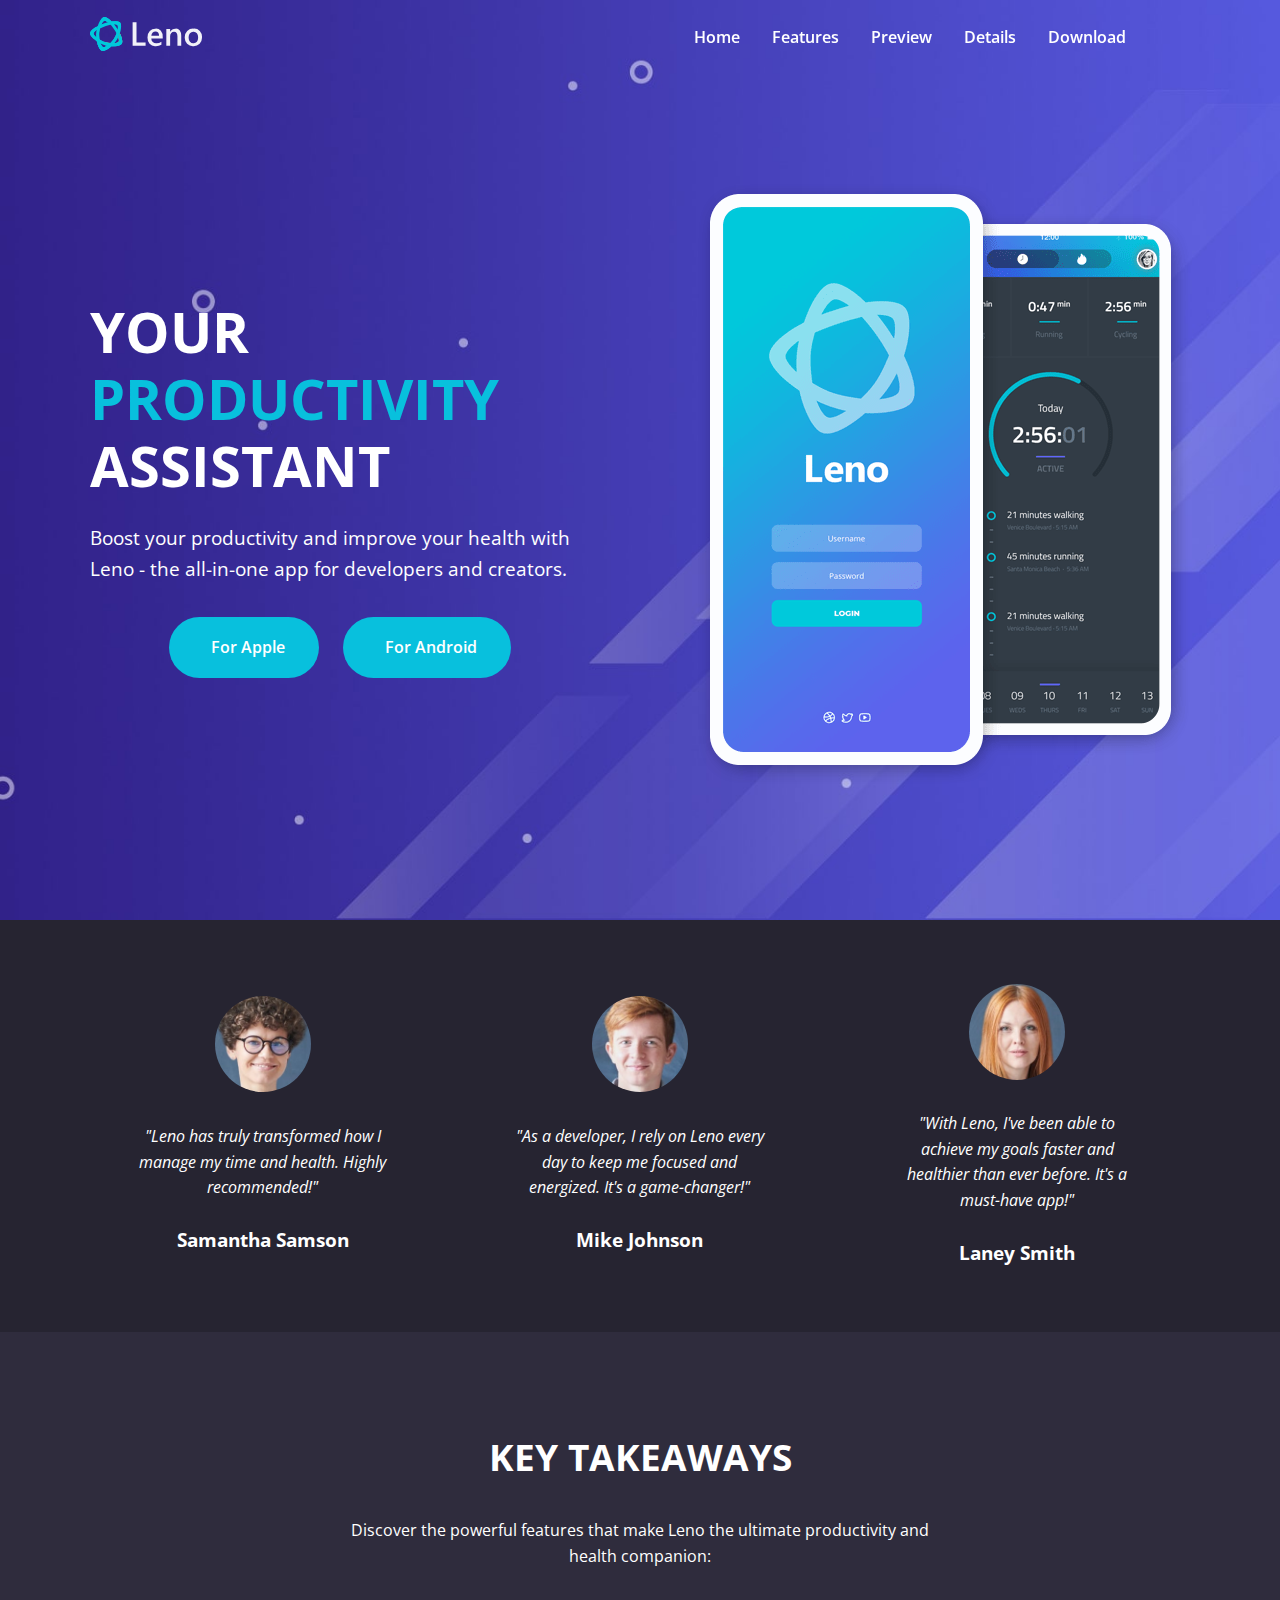
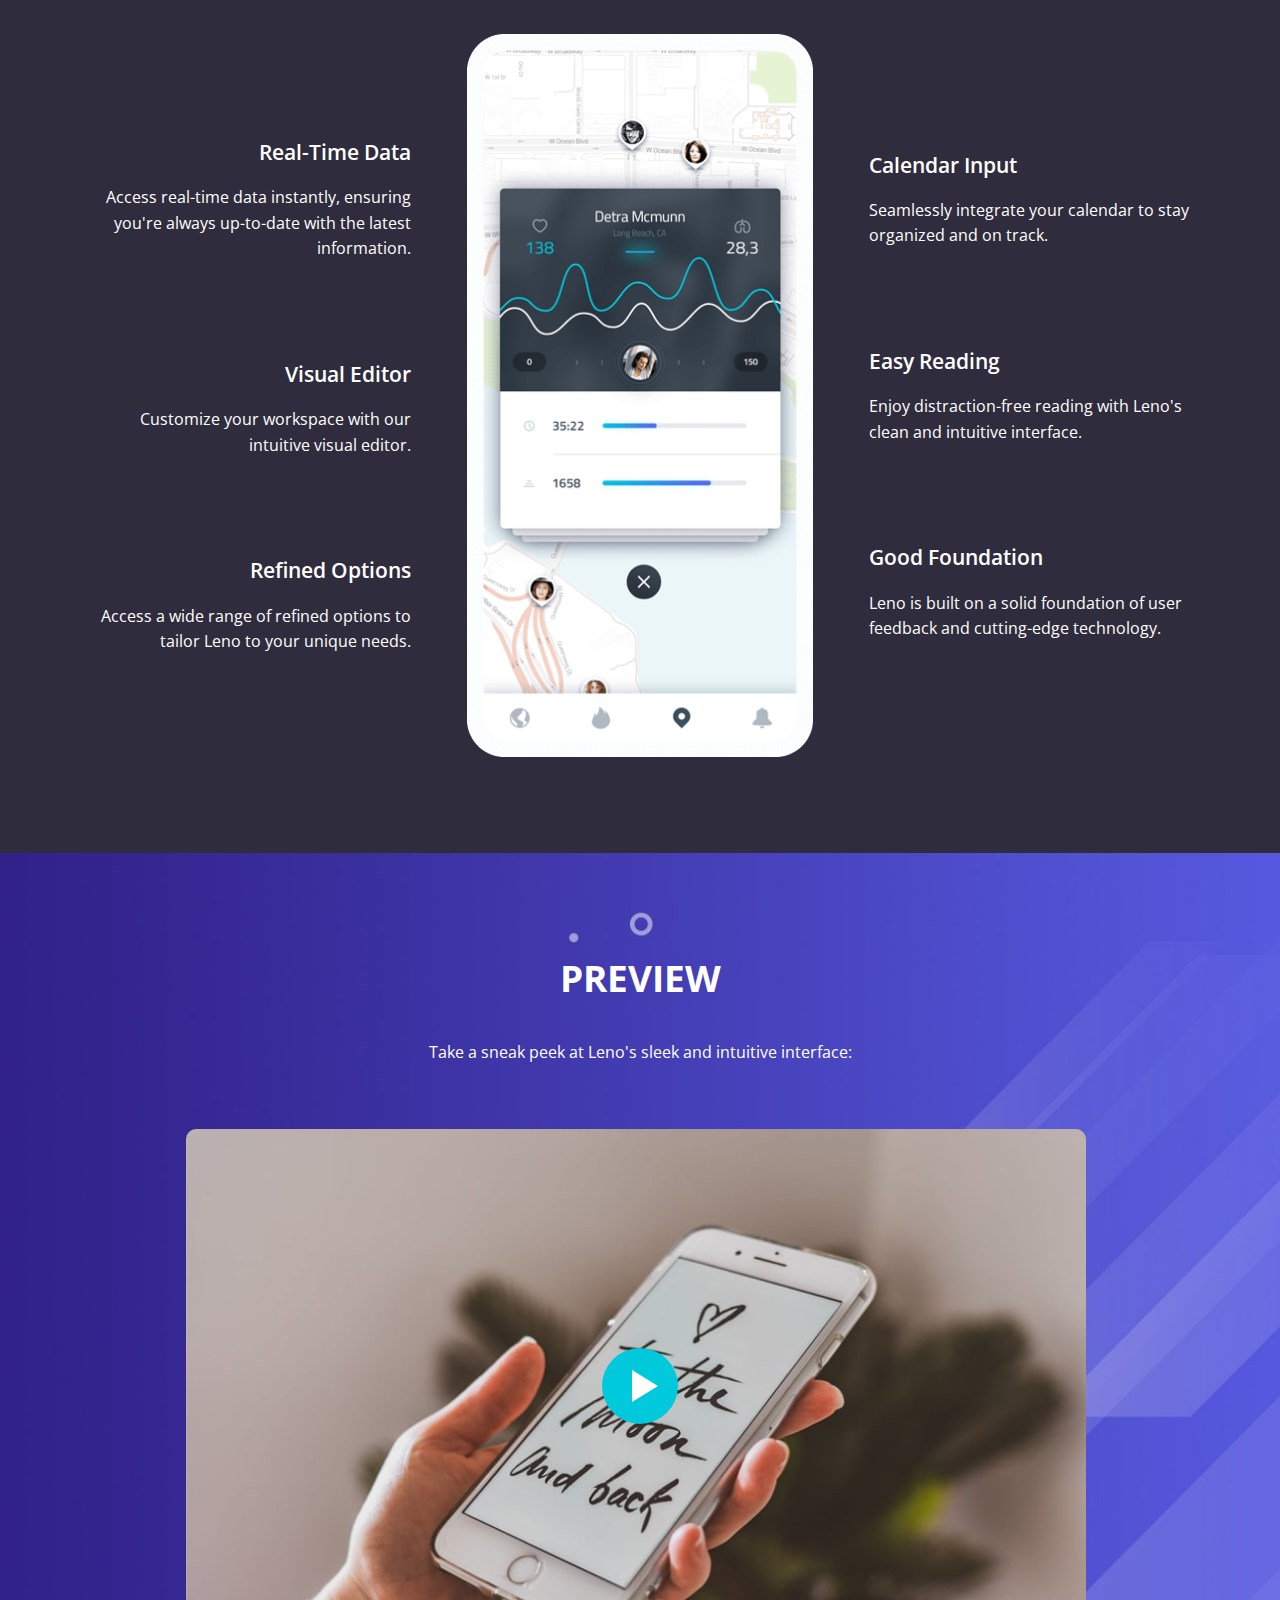
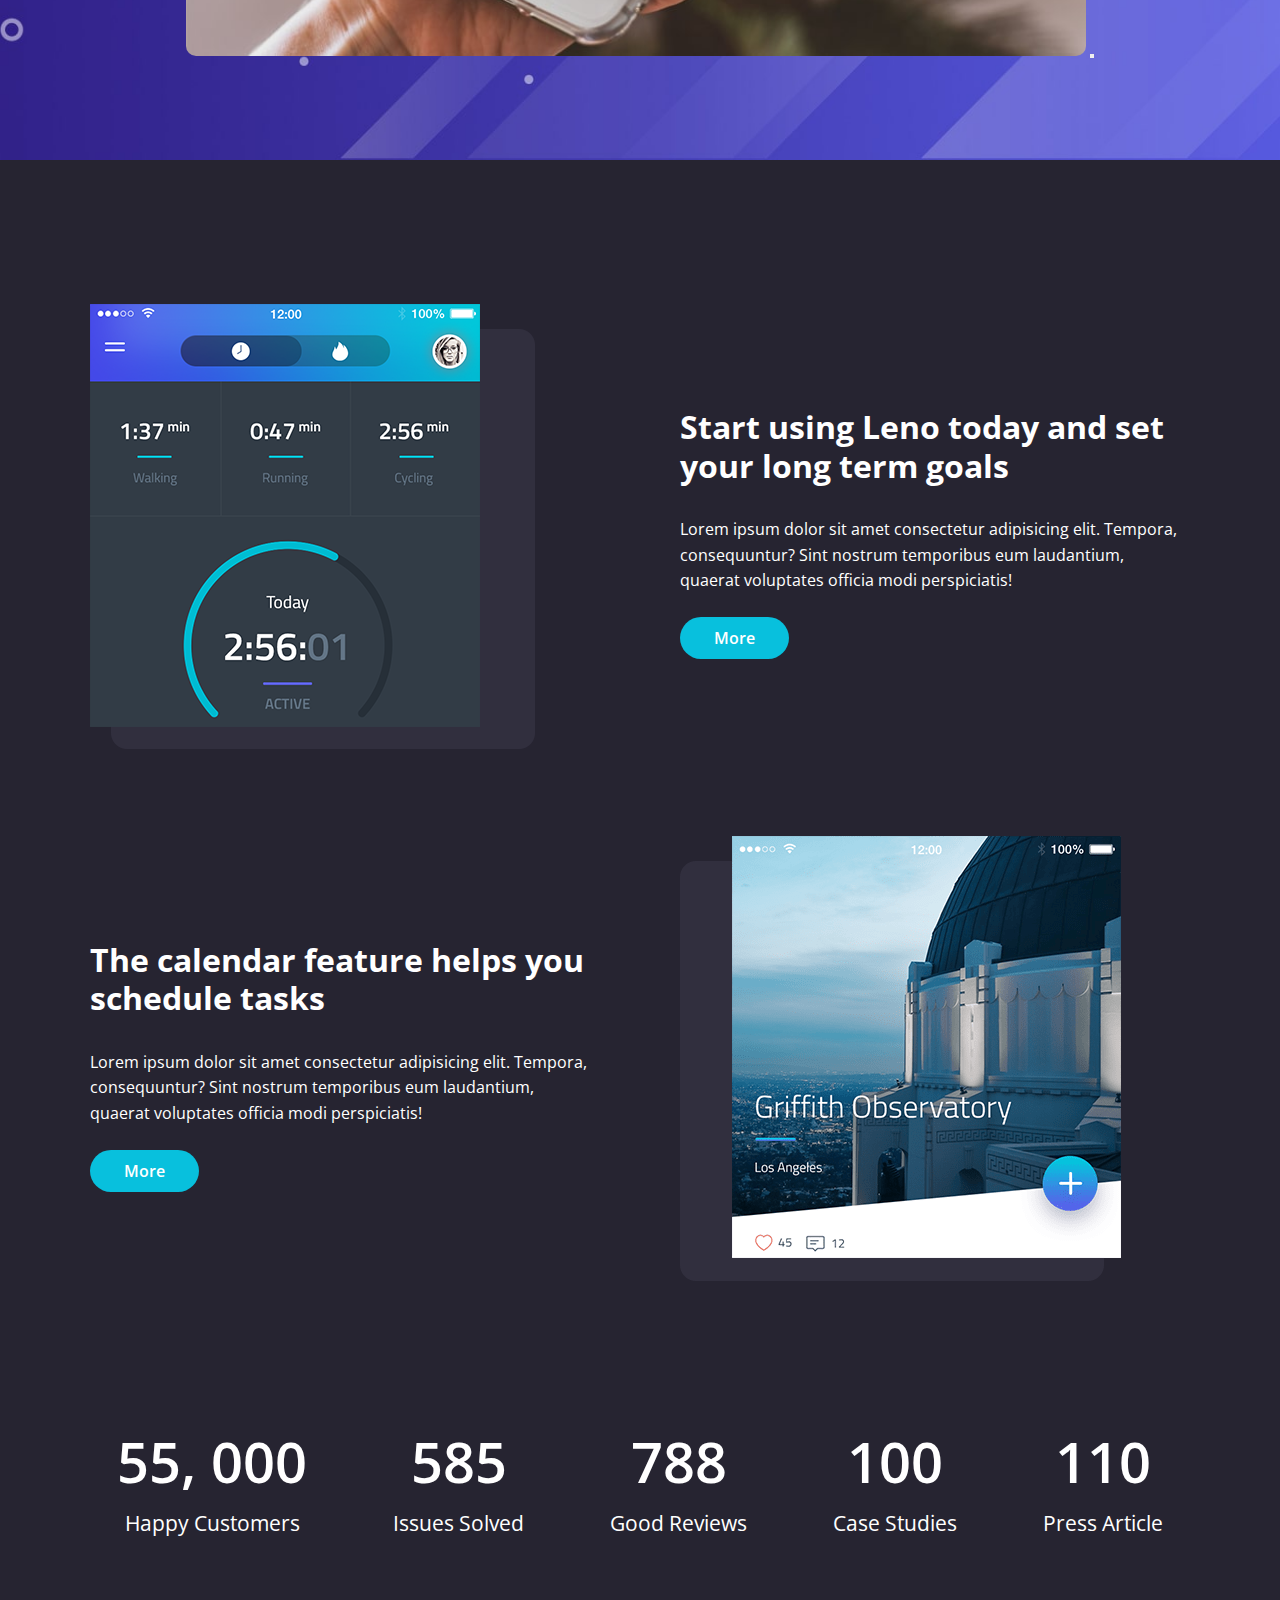
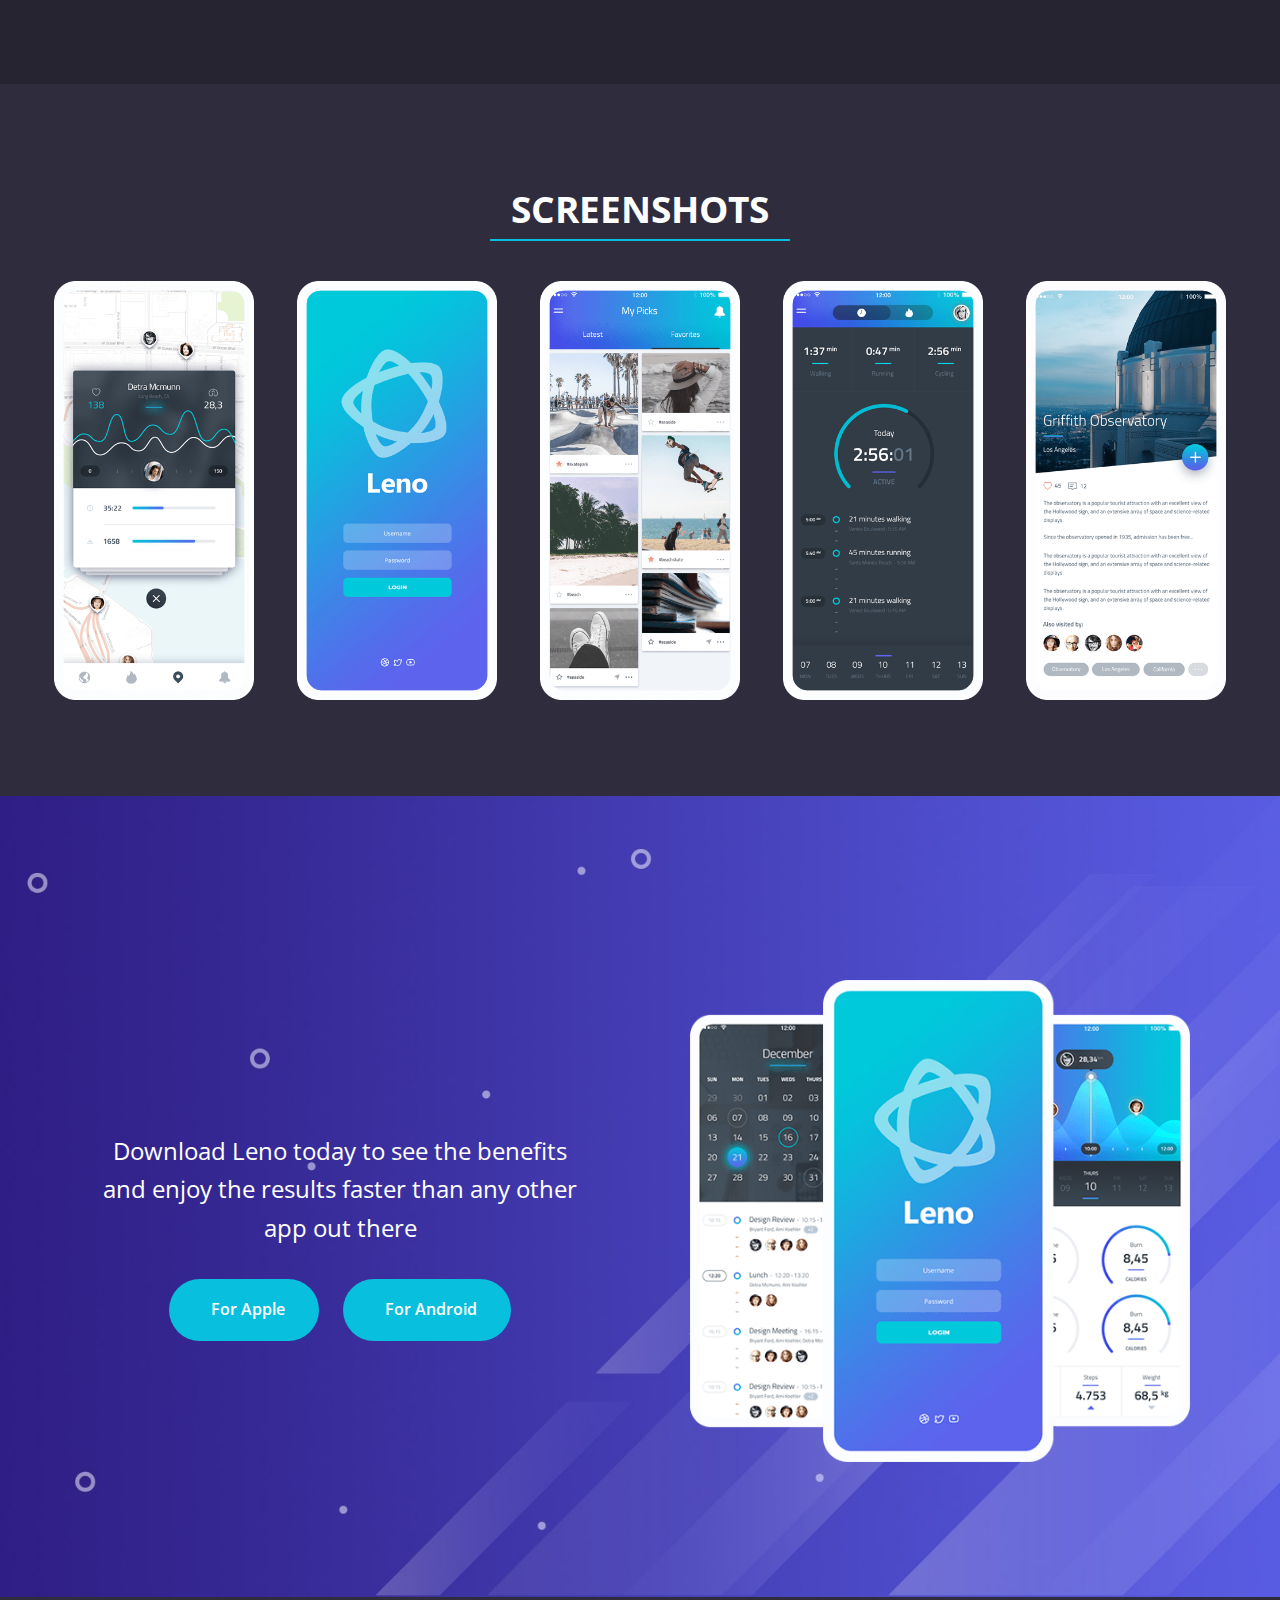
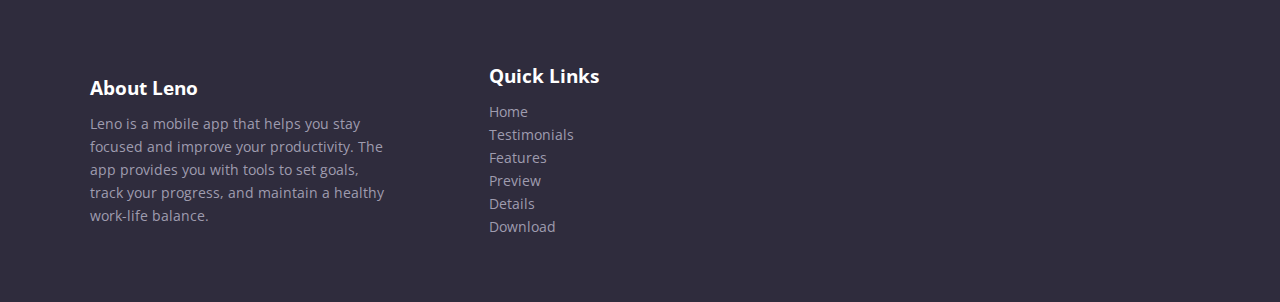
<file: index.html>
<!DOCTYPE html>
<html lang="en">
  <head>
    <meta charset="UTF-8" />
    <meta name="viewport" content="width=device-width, initial-scale=1.0" />
    <link rel="preconnect" href="https://fonts.googleapis.com" />
    <link rel="preconnect" href="https://fonts.gstatic.com" crossorigin />
    <link
      href="https://fonts.googleapis.com/css2?family=Open+Sans:ital,wght@0,300..800;1,300..800&display=swap"
      rel="stylesheet"
    />
    <link
      rel="stylesheet"
      href="https://cdnjs.cloudflare.com/ajax/libs/font-awesome/6.5.2/css/all.min.css"
      integrity="sha512-SnH5WK+bZxgPHs44uWIX+LLJAJ9/2PkPKZ5QiAj6Ta86w+fsb2TkcmfRyVX3pBnMFcV7oQPJkl9QevSCWr3W6A=="
      crossorigin="anonymous"
      referrerpolicy="no-referrer"
    />
    <link rel="stylesheet" href="./css/styles.css" />
    <link rel="icon" href="./images/favicon.png" />
    <title>Leno App | Health & Productivity</title>
  </head>
  <body>
    <navbar class="navbar">
      <div class="navbar__container container">
        <div class="navbar__logo">
          <img src="./images/logo.svg" alt="Leno" />
        </div>
        <div class="navbar__menu">
          <ul class="navbar__menu-list">
            <li class="navbar__menu-item">
              <a href="index.html" class="navbar__menu-link">Home</a>
            </li>
            <li class="navbar__menu-item">
              <a href="index.html#features" class="navbar__menu-link">Features</a>
            </li>
            <li class="navbar__menu-item">
              <a href="index.html#preview" class="navbar__menu-link">Preview</a>
            </li>
            <li class="navbar__menu-item">
              <a href="index.html#details" class="navbar__menu-link">Details</a>
            </li>
            <li class="navbar__menu-item">
              <a href="index.html#download" class="navbar__menu-link">Download</a>
            </li>
            <li class="navbar__menu-item">
              <a href="#" class="navbar__menu-link--primary">
                <i class="fa-brands fa-facebook"></i>
              </a>
            </li>
            <li class="navbar__menu-item">
              <a href="#" class="navbar__menu-link--primary">
                <i class="fa-brands fa-twitter"></i>
              </a>
            </li>
          </ul>
        </div>

        <!-- Mobile Menu & Hamburger Icon -->
        <div class="navbar__mobile-menu">
          <div class="navbar__mobile-menu-toggle">
            <i class="fas fa-bars fa-2x"></i>
          </div>
          <!-- Mobile Menu Items -->
          <div class="navbar__mobile-menu-items">
            <ul class="navbar__mobile-menu-list">
              <li class="navbar__mobile-menu-item">
                <a href="index.html" class="navbar__mobile-menu-link">Home</a>
              </li>
              <li class="navbar__mobile-menu-item">
                <a href="index.html#features" class="navbar__mobile-menu-link">Features</a>
              </li>
              <li class="navbar__mobile-menu-item">
                <a href="index.html#preview" class="navbar__mobile-menu-link">Preview</a>
              </li>
              <li class="navbar__mobile-menu-item">
                <a href="index.html#details" class="navbar__mobile-menu-link">Details</a>
              </li>
              <li class="navbar__mobile-menu-item">
                <a href="index.html#download" class="navbar__mobile-menu-link">Download</a>
              </li>
              <li class="navbar__mobile-menu-item">
                <a href="#" class="navbar__mobile-menu-link--primary">
                  <i class="fa-brands fa-facebook"></i>
                </a>
              </li>
              <li class="navbar__mobile-menu-item">
                <a href="#" class="navbar__mobile-menu-link--primary">
                  <i class="fa-brands fa-twitter"></i>
                </a>
              </li>
            </ul>
          </div>
        </div>
      </div>
    </navbar>

    <!-- Hero -->
    <header class="hero">
      <div class="hero__container container">
        <div class="hero__content">
          <h1 class="hero__title">
            Your
            <span class="hero__title--primary">productivity</span> assistant
          </h1>
          <p class="hero__description">
            Boost your productivity and improve your health with Leno - the all-in-one app for
            developers and creators.
          </p>
          <div class="hero__buttons">
            <a href="#download" class="hero__button btn">
              <i class="fa-brands fa-apple"></i> For Apple
            </a>
            <a href="#download" class="hero__button btn">
              <i class="fa-brands fa-android"></i> For Android
            </a>
          </div>
        </div>
        <div class="hero__image">
          <img src="./images/header-smartphones.png" alt="Leno App" />
        </div>
      </div>
    </header>

    <!-- Testimonials -->
    <section class="testimonials" id="testimonials">
      <div class="testimonials__container container">
        <div class="testimonials__card">
          <div class="testimonials__image">
            <img src="./images/testimonial-1.jpg" alt="Testimonial 1" />
          </div>
          <div class="testimonials__card--content">
            <p class="testimonials__card-text">
              "Leno has truly transformed how I manage my time and health. Highly recommended!"
            </p>
            <h3 class="testimonials__card-title">Samantha Samson</h3>
          </div>
        </div>

        <div class="testimonials__card">
          <div class="testimonials__image">
            <img src="./images/testimonial-2.jpg" alt="Testimonial 2" />
          </div>
          <div class="testimonials__card--content">
            <p class="testimonials__card-text">
              "As a developer, I rely on Leno every day to keep me focused and energized. It's a
              game-changer!"
            </p>
            <h3 class="testimonials__card-title">Mike Johnson</h3>
          </div>
        </div>

        <div class="testimonials__card">
          <div class="testimonials__image">
            <img src="./images/testimonial-3.jpg" alt="Testimonial 3" />
          </div>
          <div class="testimonials__card--content">
            <p class="testimonials__card-text">
              "With Leno, I've been able to achieve my goals faster and healthier than ever before.
              It's a must-have app!"
            </p>
            <h3 class="testimonials__card-title">Laney Smith</h3>
          </div>
        </div>
      </div>
    </section>

    <!-- Features -->
    <section class="features" id="features">
      <div class="features__container container">
        <div class="features__content">
          <h2 class="features__title">Key Takeaways</h2>
          <p class="features__description">
            Discover the powerful features that make Leno the ultimate productivity and health
            companion:
          </p>
          <div class="features__grid">
            <!-- Grid Column 1 -->
            <div class="features__grid-column features__grid-column-left">
              <!-- Grid Item 1 -->
              <div class="features__grid-item">
                <div class="features__grid-item-text">
                  <h4 class="features__grid-item-text-title">Real-Time Data</h4>
                  <p class="features__grid-item-text-description">
                    Access real-time data instantly, ensuring you're always up-to-date with the
                    latest information.
                  </p>
                </div>
                <div class="features__grid-item-icon">
                  <i class="fas fa-rocket fa-4x"></i>
                </div>
              </div>
              <!-- Grid Item 2 -->
              <div class="features__grid-item">
                <div class="features__grid-item-text">
                  <h4 class="features__grid-item-text-title">Visual Editor</h4>
                  <p class="features__grid-item-text-description">
                    Customize your workspace with our intuitive visual editor.
                  </p>
                </div>
                <div class="features__grid-item-icon">
                  <i class="fas fa-code fa-4x"></i>
                </div>
              </div>
              <!-- Grid Item 3 -->
              <div class="features__grid-item">
                <div class="features__grid-item-text">
                  <h4 class="features__grid-item-text-title">Refined Options</h4>
                  <p class="features__grid-item-text-description">
                    Access a wide range of refined options to tailor Leno to your unique needs.
                  </p>
                </div>
                <div class="features__grid-item-icon">
                  <i class="fas fa-gem fa-4x"></i>
                </div>
              </div>
            </div>

            <!-- Grid Column 2 -->
            <div class="features__grid-column features__grid-column-center">
              <img src="./images/features-smartphone-1.png" alt="" />
            </div>

            <!-- Grid Column 3 -->
            <div class="features__grid-column features__grid-column-right">
              <!-- Grid Item 1 -->
              <div class="features__grid-item">
                <div class="features__grid-item-text">
                  <h4 class="features__grid-item-text-title">Calendar Input</h4>
                  <p class="features__grid-item-text-description">
                    Seamlessly integrate your calendar to stay organized and on track.
                  </p>
                </div>
                <div class="features__grid-item-icon">
                  <i class="fas fa-calendar fa-4x"></i>
                </div>
              </div>
              <!-- Grid Item 2 -->
              <div class="features__grid-item">
                <div class="features__grid-item-text">
                  <h4 class="features__grid-item-text-title">Easy Reading</h4>
                  <p class="features__grid-item-text-description">
                    Enjoy distraction-free reading with Leno's clean and intuitive interface.
                  </p>
                </div>
                <div class="features__grid-item-icon">
                  <i class="fas fa-book fa-4x"></i>
                </div>
              </div>
              <!-- Grid Item 3 -->
              <div class="features__grid-item">
                <div class="features__grid-item-text">
                  <h4 class="features__grid-item-text-title">Good Foundation</h4>
                  <p class="features__grid-item-text-description">
                    Leno is built on a solid foundation of user feedback and cutting-edge
                    technology.
                  </p>
                </div>
                <div class="features__grid-item-icon">
                  <i class="fas fa-cube fa-4x"></i>
                </div>
              </div>
            </div>
          </div>
        </div>
      </div>
    </section>

    <!-- Modal -->
    <div class="modal" id="videoModal">
      <div class="modal__content">
        <span class="modal__close-button">&times;</span>
        <iframe
          src=""
          frameborder="0"
          id="videoPlayer"
          width="560"
          height="315"
          frameborder="0"
          allowfullscreen
        ></iframe>
      </div>
    </div>

    <!-- Preview -->
    <section class="preview" id="preview">
      <div class="preview__container container">
        <div class="preview__content">
          <h2 class="preview__title">Preview</h2>
          <p class="preview__description">
            Take a sneak peek at Leno's sleek and intuitive interface:
          </p>
          <div class="preview__image-container">
            <div class="preview__video-wrapper">
              <img src="./images/video-frame.jpg" alt="preview" />
              <button class="preview__video-button">
                <span class="preview__video-play-button">
                  <span></span>
                </span>
              </button>
            </div>
          </div>
        </div>
      </div>
    </section>

    <!-- Details -->
    <section class="details" id="details">
      <div class="details__container container">
        <div class="details__grid">
          <!-- Grid Item 1 -->
          <div class="details__grid-image">
            <img src="./images/details-1.png" alt="Leno App" />
          </div>
          <!-- Grid Item 2 -->
          <div class="details__grid-content">
            <h3 class="details__grid-heading">
              Start using Leno today and set your long term goals
            </h3>
            <p class="details__grid-description">
              Lorem ipsum dolor sit amet consectetur adipisicing elit. Tempora, consequuntur? Sint
              nostrum temporibus eum laudantium, quaerat voluptates officia modi perspiciatis!
            </p>
            <a href="details.html" class="details__grid-button btn">More</a>
          </div>
          <!-- Grid Item 3 -->
          <div class="details__grid-content">
            <h3 class="details__grid-heading">The calendar feature helps you schedule tasks</h3>
            <p class="details__grid-description">
              Lorem ipsum dolor sit amet consectetur adipisicing elit. Tempora, consequuntur? Sint
              nostrum temporibus eum laudantium, quaerat voluptates officia modi perspiciatis!
            </p>
            <a href="details.html" class="details__grid-button btn">More</a>
          </div>
          <!-- Grid Item 4 -->
          <div class="details__grid-image">
            <img src="./images/details-2.png" alt="Leno App" />
          </div>
        </div>

        <!-- Icons -->
        <div class="details__icons">
          <div class="details__icons-item">
            <i class="fas fa-users fa-4x"></i>
            <div class="details__icons-amount">55, 000</div>
            <h4 class="details__icons-title">Happy Customers</h4>
          </div>
          <div class="details__icons-item">
            <i class="fas fa-code fa-4x"></i>
            <div class="details__icons-amount">585</div>
            <h4 class="details__icons-title">Issues Solved</h4>
          </div>
          <div class="details__icons-item">
            <i class="fas fa-comments fa-4x"></i>
            <div class="details__icons-amount">788</div>
            <h4 class="details__icons-title">Good Reviews</h4>
          </div>
          <div class="details__icons-item">
            <i class="fas fa-rocket fa-4x"></i>
            <div class="details__icons-amount">100</div>
            <h4 class="details__icons-title">Case Studies</h4>
          </div>
          <div class="details__icons-item">
            <i class="fas fa-edit fa-4x"></i>
            <div class="details__icons-amount">110</div>
            <h4 class="details__icons-title">Press Article</h4>
          </div>
        </div>
      </div>
    </section>

    <!-- Screenshots -->
    <section class="screenshots" id="screenshots">
      <div class="screenshots__container container">
        <div class="screenshots__content">
          <h2 class="screenshots__title">Screenshots</h2>
          <div class="screenshots__images">
            <img src="./images/screenshot-1.png" alt="Screenshot" />
            <img src="./images/screenshot-2.png" alt="Screenshot" />
            <img src="./images/screenshot-3.png" alt="Screenshot" />
            <img src="./images/screenshot-4.png" alt="Screenshot" />
            <img src="./images/screenshot-5.png" alt="Screenshot" />
          </div>
        </div>
      </div>
    </section>

    <!-- Download -->
    <section class="download" id="download">
      <div class="download__container container">
        <div class="download__content">
          <p class="download__description">
            Download Leno today to see the benefits and enjoy the results faster than any other app
            out there
          </p>
          <div class="download__buttons">
            <a href="details.html" class="download__button btn">
              <i class="fa-brands fa-apple"></i> For Apple
            </a>
            <a href="details.html" class="download__button btn">
              <i class="fa-brands fa-android"></i> For Android
            </a>
          </div>
        </div>
        <div class="download__image">
          <img src="./images/download.png" alt="Download" />
        </div>
      </div>
    </section>

    <!-- Footer -->
    <footer class="footer">
      <div class="footer__container container">
        <div class="footer__about">
          <h4 class="footer__title">About Leno</h4>
          <p class="footer__description">
            Leno is a mobile app that helps you stay focused and improve your productivity. The app
            provides you with tools to set goals, track your progress, and maintain a healthy
            work-life balance.
          </p>
        </div>

        <div class="footer__links">
          <h4 class="footer__title">Quick Links</h4>
          <ul class="footer__links-list">
            <li class="footer__links-item">
              <a href="index.html" class="footer__links-link"> Home </a>
            </li>
            <li class="footer__links-item">
              <a href="index.html#testimonials" class="footer__links-link"> Testimonials </a>
            </li>
            <li class="footer__links-item">
              <a href="index.html#features" class="footer__links-link"> Features </a>
            </li>
            <li class="footer__links-item">
              <a href="index.html#preview" class="footer__links-link"> Preview </a>
            </li>
            <li class="footer__links-item">
              <a href="index.html#details" class="footer__links-link"> Details </a>
            </li>
            <li class="footer__links-item">
              <a href="index.html#download" class="footer__links-link"> Download </a>
            </li>
          </ul>
        </div>

        <div class="footer__social">
          <a href="#" class="footer__social-link">
            <i class="fa-brands fa-facebook fa-3x"></i>
          </a>
          <a href="#" class="footer__social-link">
            <i class="fa-brands fa-twitter fa-3x"></i>
          </a>
          <a href="#" class="footer__social-link">
            <i class="fa-brands fa-instagram fa-3x"></i>
          </a>
          <a href="#" class="footer__social-link">
            <i class="fa-brands fa-linkedin fa-3x"></i>
          </a>
        </div>
      </div>
    </footer>

    <script src="./js/script.js"></script>
  </body>
</html>
</file>
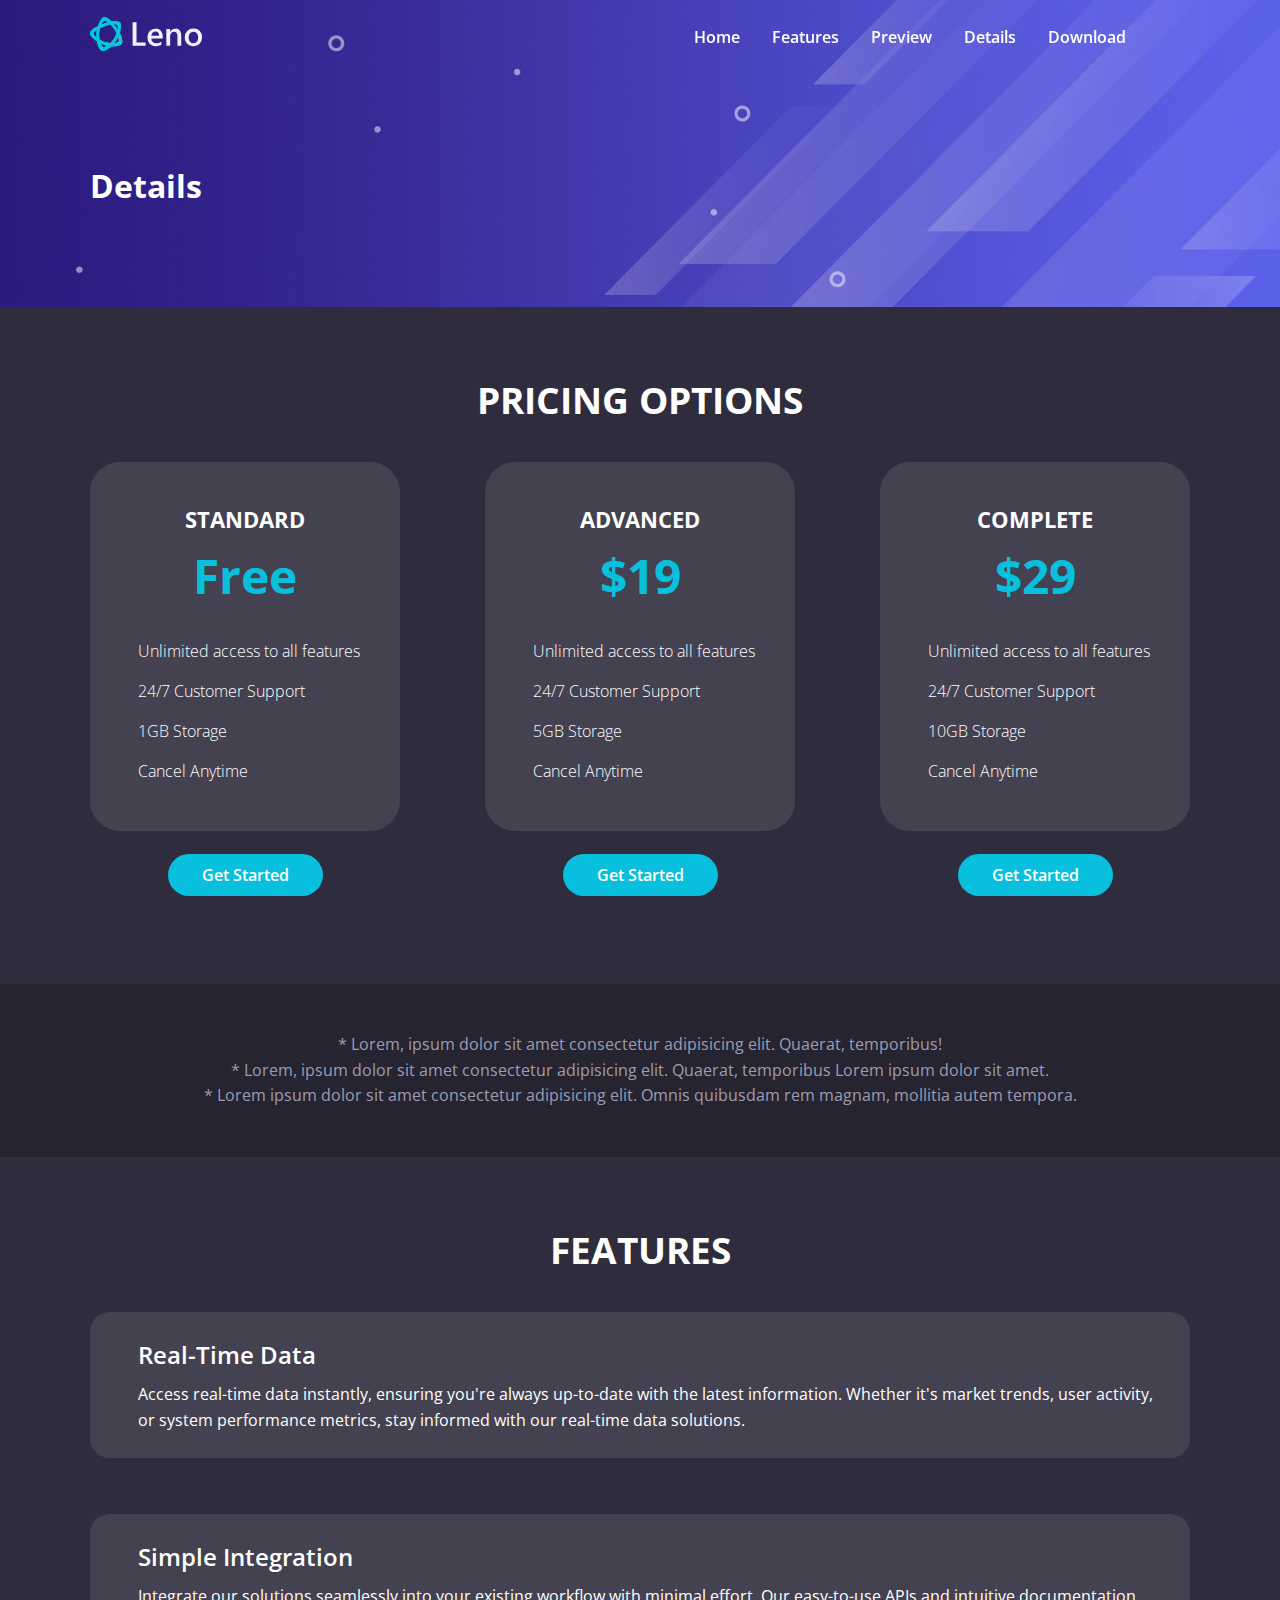
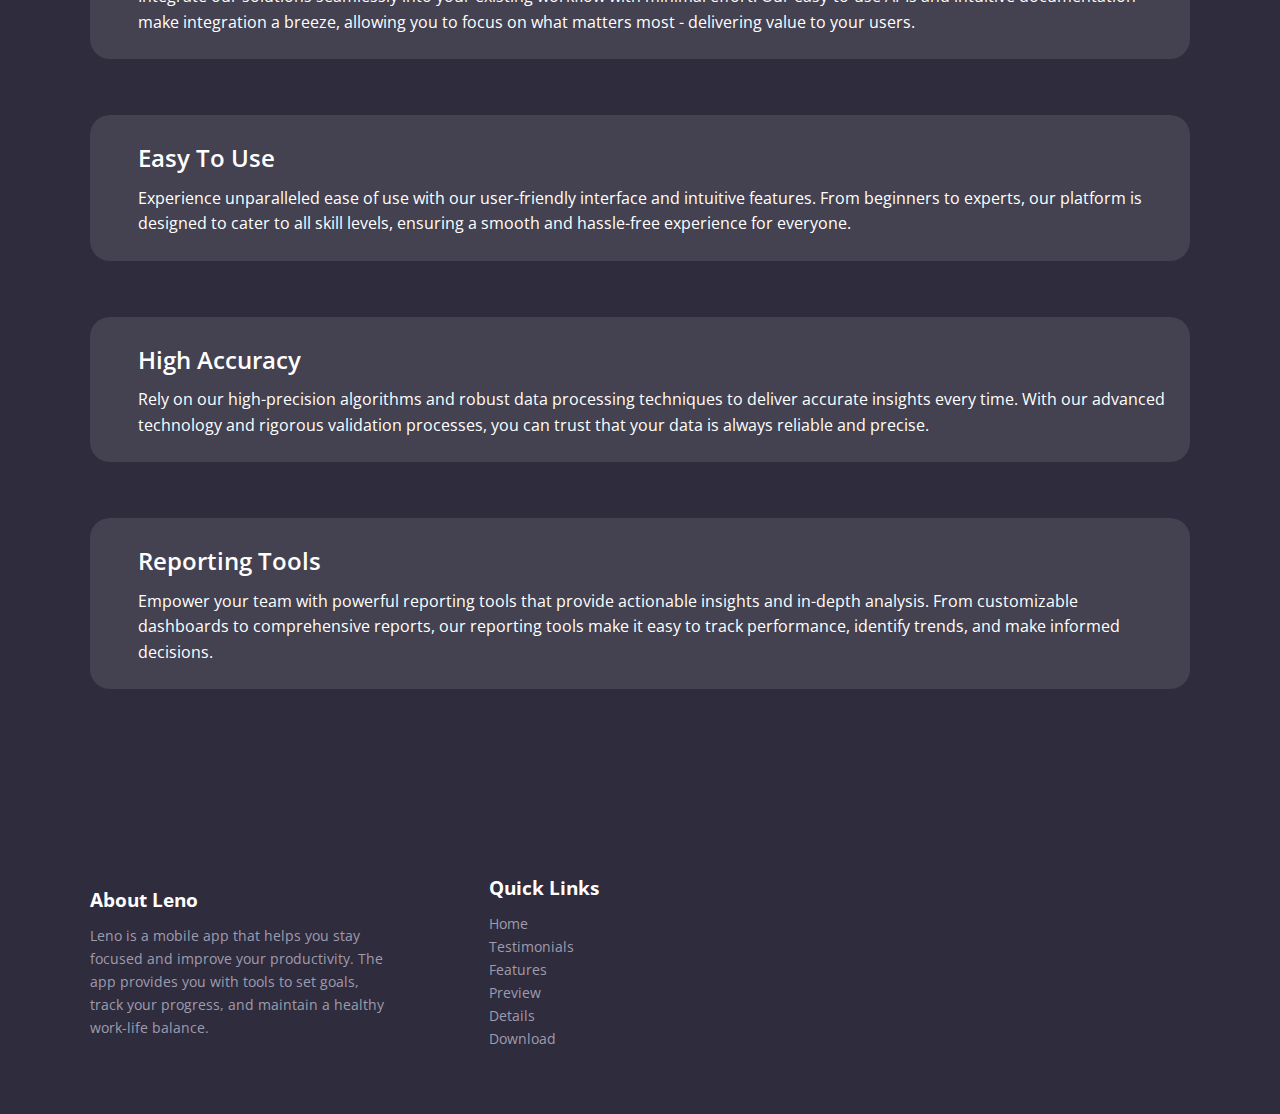
<file: details.html>
<!DOCTYPE html>
<html lang="en">
  <head>
    <meta charset="UTF-8" />
    <meta name="viewport" content="width=device-width, initial-scale=1.0" />
    <link rel="preconnect" href="https://fonts.googleapis.com" />
    <link rel="preconnect" href="https://fonts.gstatic.com" crossorigin />
    <link
      href="https://fonts.googleapis.com/css2?family=Open+Sans:ital,wght@0,300..800;1,300..800&display=swap"
      rel="stylesheet"
    />
    <link
      rel="stylesheet"
      href="https://cdnjs.cloudflare.com/ajax/libs/font-awesome/6.5.2/css/all.min.css"
      integrity="sha512-SnH5WK+bZxgPHs44uWIX+LLJAJ9/2PkPKZ5QiAj6Ta86w+fsb2TkcmfRyVX3pBnMFcV7oQPJkl9QevSCWr3W6A=="
      crossorigin="anonymous"
      referrerpolicy="no-referrer"
    />
    <link rel="stylesheet" href="./css/styles.css" />
    <link rel="icon" href="./images/favicon.png" />
    <title>Leno App | Health & Productivity</title>
  </head>
  <body>
    <navbar class="navbar">
      <div class="navbar__container container">
        <div class="navbar__logo">
          <img src="./images/logo.svg" alt="Leno" />
        </div>
        <div class="navbar__menu">
          <ul class="navbar__menu-list">
            <li class="navbar__menu-item">
              <a href="index.html" class="navbar__menu-link">Home</a>
            </li>
            <li class="navbar__menu-item">
              <a href="index.html#features" class="navbar__menu-link">Features</a>
            </li>
            <li class="navbar__menu-item">
              <a href="index.html#preview" class="navbar__menu-link">Preview</a>
            </li>
            <li class="navbar__menu-item">
              <a href="index.html#details" class="navbar__menu-link">Details</a>
            </li>
            <li class="navbar__menu-item">
              <a href="index.html#download" class="navbar__menu-link">Download</a>
            </li>
            <li class="navbar__menu-item">
              <a href="#" class="navbar__menu-link--primary">
                <i class="fa-brands fa-facebook"></i>
              </a>
            </li>
            <li class="navbar__menu-item">
              <a href="#" class="navbar__menu-link--primary">
                <i class="fa-brands fa-twitter"></i>
              </a>
            </li>
          </ul>
        </div>

        <!-- Mobile Menu & Hamburger Icon -->
        <div class="navbar__mobile-menu">
          <div class="navbar__mobile-menu-toggle">
            <i class="fas fa-bars fa-2x"></i>
          </div>
          <!-- Mobile Menu Items -->
          <div class="navbar__mobile-menu-items">
            <ul class="navbar__mobile-menu-list">
              <li class="navbar__mobile-menu-item">
                <a href="index.html" class="navbar__mobile-menu-link">Home</a>
              </li>
              <li class="navbar__mobile-menu-item">
                <a href="index.html#features" class="navbar__mobile-menu-link">Features</a>
              </li>
              <li class="navbar__mobile-menu-item">
                <a href="index.html#preview" class="navbar__mobile-menu-link">Preview</a>
              </li>
              <li class="navbar__mobile-menu-item">
                <a href="index.html#details" class="navbar__mobile-menu-link">Details</a>
              </li>
              <li class="navbar__mobile-menu-item">
                <a href="index.html#download" class="navbar__mobile-menu-link">Download</a>
              </li>
              <li class="navbar__mobile-menu-item">
                <a href="#" class="navbar__mobile-menu-link--primary">
                  <i class="fa-brands fa-facebook"></i>
                </a>
              </li>
              <li class="navbar__mobile-menu-item">
                <a href="#" class="navbar__mobile-menu-link--primary">
                  <i class="fa-brands fa-twitter"></i>
                </a>
              </li>
            </ul>
          </div>
        </div>
      </div>
    </navbar>

    <!-- Inner Header -->
    <header class="inner-header">
      <div class="inner-header__container container">
        <h1 class="inner-header__title">Details</h1>
      </div>
    </header>

    <!-- Pricing -->
    <section class="pricing">
      <div class="pricing__container container">
        <h2 class="pricing__title">Pricing Options</h2>
        <div class="pricing__cards">
          <!-- Card 1 -->
          <div class="pricing__card">
            <div class="pricing__card-box">
              <h4 class="pricing__card-title">Standard</h4>
              <h3 class="pricing__card-price">Free</h3>
              <div class="pricing__card-body">
                <ul class="pricing__card-list">
                  <li class="pricing__card-item">
                    <i class="fas fa-check"></i> Unlimited access to all features
                  </li>
                  <li class="pricing__card-item">
                    <i class="fas fa-check"></i>
                    24/7 Customer Support
                  </li>
                  <li class="pricing__card-item">
                    <i class="fas fa-check"></i>
                    1GB Storage
                  </li>
                  <li class="pricing__card-item">
                    <i class="fas fa-check"></i>
                    Cancel Anytime
                  </li>
                </ul>
              </div>
            </div>
            <a href="#" class="pricing__card-button btn">Get Started</a>
          </div>

          <!-- Card 2 -->
          <div class="pricing__card">
            <div class="pricing__card-box">
              <h4 class="pricing__card-title">Advanced</h4>
              <h3 class="pricing__card-price">$19</h3>
              <div class="pricing__card-body">
                <ul class="pricing__card-list">
                  <li class="pricing__card-item">
                    <i class="fas fa-check"></i> Unlimited access to all features
                  </li>
                  <li class="pricing__card-item">
                    <i class="fas fa-check"></i>
                    24/7 Customer Support
                  </li>
                  <li class="pricing__card-item">
                    <i class="fas fa-check"></i>
                    5GB Storage
                  </li>
                  <li class="pricing__card-item">
                    <i class="fas fa-check"></i>
                    Cancel Anytime
                  </li>
                </ul>
              </div>
            </div>
            <a href="#" class="pricing__card-button btn">Get Started</a>
          </div>

          <!-- Card 3 -->
          <div class="pricing__card">
            <div class="pricing__card-box">
              <h4 class="pricing__card-title">Complete</h4>
              <h3 class="pricing__card-price">$29</h3>
              <div class="pricing__card-body">
                <ul class="pricing__card-list">
                  <li class="pricing__card-item">
                    <i class="fas fa-check"></i> Unlimited access to all features
                  </li>
                  <li class="pricing__card-item">
                    <i class="fas fa-check"></i>
                    24/7 Customer Support
                  </li>
                  <li class="pricing__card-item">
                    <i class="fas fa-check"></i>
                    10GB Storage
                  </li>
                  <li class="pricing__card-item">
                    <i class="fas fa-check"></i>
                    Cancel Anytime
                  </li>
                </ul>
              </div>
            </div>
            <a href="#" class="pricing__card-button btn">Get Started</a>
          </div>
        </div>
      </div>
    </section>

    <!-- Pricing Notes -->
    <section class="pricing-notes">
      <div class="pricing-notes__container container">
        <p class="pricing-notes__text">
          * Lorem, ipsum dolor sit amet consectetur adipisicing elit. Quaerat, temporibus!
        </p>
        <p class="pricing-notes__text">
          * Lorem, ipsum dolor sit amet consectetur adipisicing elit. Quaerat, temporibus Lorem
          ipsum dolor sit amet.
        </p>
        <p class="pricing-notes__text">
          * Lorem ipsum dolor sit amet consectetur adipisicing elit. Omnis quibusdam rem magnam,
          mollitia autem tempora.
        </p>
      </div>
    </section>

    <!-- Details Features -->
    <section class="details-features">
      <div class="details-features__container container">
        <h2 class="details-features__title">Features</h2>
        <div class="details-features__list">
          <!-- Item 1 -->
          <div class="details-features__list-item">
            <i class="fas fa-rocket fa-4x"></i>
            <div class="details-features__list-text">
              <h3 class="details-features__list-title">Real-Time Data</h3>
              <p class="details-features__list-description">
                Access real-time data instantly, ensuring you're always up-to-date with the latest
                information. Whether it's market trends, user activity, or system performance
                metrics, stay informed with our real-time data solutions.
              </p>
            </div>
          </div>

          <!-- Item 2 -->
          <div class="details-features__list-item">
            <i class="fas fa-user fa-4x"></i>
            <div class="details-features__list-text">
              <h3 class="details-features__list-title">Simple Integration</h3>
              <p class="details-features__list-description">
                Integrate our solutions seamlessly into your existing workflow with minimal effort.
                Our easy-to-use APIs and intuitive documentation make integration a breeze, allowing
                you to focus on what matters most - delivering value to your users.
              </p>
            </div>
          </div>

          <!-- Item 3 -->
          <div class="details-features__list-item">
            <i class="fas fa-code fa-4x"></i>
            <div class="details-features__list-text">
              <h3 class="details-features__list-title">Easy To Use</h3>
              <p class="details-features__list-description">
                Experience unparalleled ease of use with our user-friendly interface and intuitive
                features. From beginners to experts, our platform is designed to cater to all skill
                levels, ensuring a smooth and hassle-free experience for everyone.
              </p>
            </div>
          </div>

          <!-- Item 4 -->
          <div class="details-features__list-item">
            <i class="fas fa-compass fa-4x"></i>
            <div class="details-features__list-text">
              <h3 class="details-features__list-title">High Accuracy</h3>
              <p class="details-features__list-description">
                Rely on our high-precision algorithms and robust data processing techniques to
                deliver accurate insights every time. With our advanced technology and rigorous
                validation processes, you can trust that your data is always reliable and precise.
              </p>
            </div>
          </div>

          <!-- Item 5 -->
          <div class="details-features__list-item">
            <i class="fas fa-chart-pie fa-4x"></i>
            <div class="details-features__list-text">
              <h3 class="details-features__list-title">Reporting Tools</h3>
              <p class="details-features__list-description">
                Empower your team with powerful reporting tools that provide actionable insights and
                in-depth analysis. From customizable dashboards to comprehensive reports, our
                reporting tools make it easy to track performance, identify trends, and make
                informed decisions.
              </p>
            </div>
          </div>
        </div>
      </div>
    </section>

    <!-- Footer -->
    <footer class="footer">
      <div class="footer__container container">
        <div class="footer__about">
          <h4 class="footer__title">About Leno</h4>
          <p class="footer__description">
            Leno is a mobile app that helps you stay focused and improve your productivity. The app
            provides you with tools to set goals, track your progress, and maintain a healthy
            work-life balance.
          </p>
        </div>

        <div class="footer__links">
          <h4 class="footer__title">Quick Links</h4>
          <ul class="footer__links-list">
            <li class="footer__links-item">
              <a href="index.html" class="footer__links-link"> Home </a>
            </li>
            <li class="footer__links-item">
              <a href="index.html#testimonials" class="footer__links-link"> Testimonials </a>
            </li>
            <li class="footer__links-item">
              <a href="index.html#features" class="footer__links-link"> Features </a>
            </li>
            <li class="footer__links-item">
              <a href="index.html#preview" class="footer__links-link"> Preview </a>
            </li>
            <li class="footer__links-item">
              <a href="index.html#details" class="footer__links-link"> Details </a>
            </li>
            <li class="footer__links-item">
              <a href="index.html#download" class="footer__links-link"> Download </a>
            </li>
          </ul>
        </div>

        <div class="footer__social">
          <a href="#" class="footer__social-link">
            <i class="fa-brands fa-facebook fa-3x"></i>
          </a>
          <a href="#" class="footer__social-link">
            <i class="fa-brands fa-twitter fa-3x"></i>
          </a>
          <a href="#" class="footer__social-link">
            <i class="fa-brands fa-instagram fa-3x"></i>
          </a>
          <a href="#" class="footer__social-link">
            <i class="fa-brands fa-linkedin fa-3x"></i>
          </a>
        </div>
      </div>
    </footer>

    <script src="./js/script.js"></script>
  </body>
</html>
</file>
<file: css/styles.css>
*,
*:before,
*:after {
  margin: 0;
  padding: 0;
  box-sizing: border-box;
}

:root {
  --primary-color: #08c0dd;
  --secondary-color: #262431;
  --tertiary-color: #2f2c3d;
}

html,
body {
  font-family: 'Open Sans', sans-serif;
  background: var(--secondary-color);
  color: #fff;
  line-height: 1.6;
  scroll-behavior: smooth;
}

a {
  color: #fff;
  text-decoration: none;
}

ul {
  list-style: none;
}

img {
  max-width: 100%;
}

.container {
  max-width: 1100px;
  margin: 0 auto;
}

.btn {
  padding: 0.5rem 2rem;
  background-color: var(--primary-color);
  border: 2px solid transparent;
  color: #fff;
  font-weight: 600;
  border-radius: 50px;
  transition: background-color 0.3s ease;
}

.btn:hover {
  background-color: var(--secondary-color);
  border-color: var(--primary-color);
}

/* Navbar */
.navbar {
  padding: 1rem 2rem;
  position: fixed;
  top: 0;
  right: 0;
  left: 0;
  z-index: 1000;
  background-color: transparent;
  transition: background-color 0.3s ease-in-out;
}

.navbar.navbar--scroll {
  background-color: rgba(38, 36, 49, 0.8);
  backdrop-filter: blur(10px);
}

.navbar__container {
  display: flex;
  justify-content: space-between;
  align-items: center;
}

.navbar__logo img {
  width: 112px;
  height: 36px;
}

.navbar__menu-list {
  display: flex;
  align-items: center;
  gap: 2rem;
  font-weight: 600;
}

.navbar__menu-link:hover,
.navbar__mobile-menu-link:hover {
  color: var(--primary-color);
}

.navbar__menu-link--primary,
.navbar__mobile-menu-link--primary {
  color: var(--primary-color);
}

.navbar__menu-link--primary:hover,
.navbar__mobile-menu-link--primary:hover {
  color: #fff;
}

/* Mobile Menu */
.navbar__mobile-menu {
  display: none;
  cursor: pointer;
}

.navbar__mobile-menu-items {
  position: absolute;
  top: 100%;
  left: 0;
  width: 100%;
  background: var(--secondary-color);
  opacity: 0.95;
  padding: 3rem 2rem;
  text-align: center;
  box-shadow: 0 2px 5px rgba(255, 255, 255, 0.1);
  border-top: 1px solid rgba(255, 255, 255, 0.1);
  transition: transform 0.3s ease-in-out;
}

.navbar__mobile-menu-list {
  display: flex;
  flex-direction: column;
  gap: 2rem;
  font-size: 1.2rem;
}

.navbar__mobile-menu-items {
  transform: translateX(100%);
}

.navbar__mobile-menu-items.active {
  transform: translateX(0);
}

/* Hero */
.hero {
  background: #000 url('../images/header-background.jpg') center center/cover no-repeat;
  padding: 11.5rem 2rem 8rem;
}

.hero__container {
  display: flex;
  justify-content: space-between;
  align-items: center;
  gap: 2rem;
}

.hero__content {
  max-width: 500px;
}

.hero__title {
  font-size: 3.5rem;
  text-transform: uppercase;
  font-weight: 700;
  line-height: 1.2;
}

.hero__title--primary {
  color: var(--primary-color);
}

.hero__description {
  margin-top: 1.5rem;
  font-size: 1.2rem;
  line-height: 1.6;
}

.hero__image img {
  max-width: 500px;
}

.hero__buttons {
  display: flex;
  align-items: center;
  justify-content: center;
  gap: 1.5rem;
  margin-top: 2rem;
}

.hero__button {
  padding: 1rem 2rem;
}

.hero__button i {
  margin-right: 0.5rem;
}

/* Testimonials */
.testimonials {
  padding: 4rem 2rem;
  text-align: center;
}

.testimonials__container {
  display: grid;
  grid-template-columns: repeat(3, 1fr);
  gap: 2rem;
  align-items: center;
  justify-content: center;
}

.testimonials__card {
  padding: 0 3rem;
}

.testimonials__image img {
  width: 96px;
  height: 96px;
  border-radius: 50%;
  margin-right: auto;
  margin-left: auto;
  margin-bottom: 1.5rem;
}

.testimonials__card-text {
  font-style: italic;
  margin-bottom: 1.5rem;
}

/* Features */
.features {
  background-color: var(--tertiary-color);
  padding: 6rem 2rem;
}

.features__container {
  text-align: center;
}

.features__title {
  font-size: 2.3rem;
  margin-bottom: 2rem;
  text-transform: uppercase;
}

.features__description {
  max-width: 600px;
  margin: 1rem auto 4rem;
}

.features__grid {
  display: grid;
  grid-template-columns: repeat(3, 1fr);
  gap: 2rem;
}

.features__grid-column {
  display: flex;
  flex-direction: column;
  align-items: center;
  justify-content: center;
  gap: 6rem;
}

.features__grid-item {
  display: flex;
  align-items: start;
  justify-content: start;
  text-align: right;
  gap: 1.5rem;
}

.features__grid-item-text-title {
  font-size: 1.3rem;
  font-weight: 600;
  margin-bottom: 1rem;
}

.features__grid-item-icon {
  margin-top: 2rem;
}

.features__grid-item-icon i {
  color: var(--primary-color);
}

.features__grid-column-right .features__grid-item {
  flex-direction: row-reverse;
  text-align: left;
}

/* Preview */
.preview {
  background: url('../images/video-background.jpg') center center/cover no-repeat;
}

.preview__container {
  padding: 6rem 2rem;
  text-align: center;
}

.preview__title {
  font-size: 2.3rem;
  margin-bottom: 2rem;
  text-transform: uppercase;
}

.preview__description {
  max-width: 600px;
  margin: 1rem auto 4rem;
}

.preview__video-wrapper {
  position: relative;
}

.preview__video-wrapper img {
  width: 100%;
  max-width: 900px;
  border-radius: 10px;
}

/* Play Button Container */
.preview__video-play-button {
  position: absolute;
  top: 48%;
  left: 50%;
  transform: translateX(-50%) translateY(-50%);
  z-index: 10;
  display: block;
  box-sizing: content-box;
  width: 2rem;
  height: 2.75rem;
  border-radius: 50%;
  cursor: pointer;
  padding: 1.25rem 1.25rem 1.25rem 1.75rem;
}

/* Play Button Circle */
.preview__video-play-button::after {
  content: '';
  position: absolute;
  top: 50%;
  left: 50%;
  transform: translateX(-50%) translateY(-50%);
  z-index: 1;
  background: #00c9db;
  height: 4.375rem;
  width: 4.375rem;
  border-radius: 50%;
  display: block;
  transition: all 200ms;
}

/* Play Button Triangle */
.preview__video-play-button span {
  position: relative;
  display: block;
  z-index: 3;
  top: 0.375rem;
  left: 0.25rem;
  width: 0;
  height: 0;
  border-left: 1.625rem solid #fff;
  border-top: 1rem solid transparent;
  border-bottom: 1rem solid transparent;
}

/* Play Button Animation */
.preview__video-play-button::before {
  content: '';
  position: absolute;
  top: 50%;
  left: 50%;
  transform: translateX(-50%) translateY(-50%);
  z-index: 0;
  display: block;
  width: 4.75rem;
  height: 4.75rem;
  background: #00c9db;
  border-radius: 50%;
  animation: pulse-border 1500ms ease-out infinite;
}

@keyframes pulse-border {
  0% {
    transform: translateX(-50%) translateY(-50%) scale(1);
    opacity: 1;
  }

  100% {
    transform: translateX(-50%) translateY(-50%) scale(1.5);
    opacity: 0;
  }
}

/* Modal */
.modal {
  display: none;
  position: fixed;
  z-index: 999;
  left: 0;
  top: 0;
  width: 100%;
  height: 100%;
  overflow: auto;
  background-color: rgba(0, 0, 0, 0.5);
}

.modal__content {
  background-color: rgba(0, 0, 0, 0.5);
  margin: 10% auto;
  padding: 20px;
  border: 1px solid #888;
  border-radius: 10px;
  max-width: 600px;
  position: relative;
}

.modal__close-button {
  position: absolute;
  top: 10px;
  right: 20px;
  font-size: 40px;
  cursor: pointer;
}

/* Details */
.details {
  padding: 9rem 2rem;
}

.details__grid {
  display: grid;
  grid-template-columns: repeat(2, 1fr);
  gap: 5rem;
  align-items: center;
  justify-content: center;
}

.details__grid-content {
  max-width: 500px;
  width: 100%;
}

.details__grid-heading {
  font-size: 2rem;
  margin-bottom: 2rem;
  line-height: 1.2;
}

.details__grid-description {
  line-height: 1.6;
  margin-bottom: 2rem;
}

/* Details Icons */
.details__icons {
  display: flex;
  flex-wrap: wrap;
  margin-top: 8rem;
  gap: 2rem;
  justify-content: space-around;
  text-align: center;
}

.details__icons i {
  color: var(--primary-color);
  margin-bottom: 1rem;
}

.details__icons-amount {
  font-size: 3.5rem;
  font-weight: 600;
}

.details__icons-title {
  font-size: 1.3rem;
  font-weight: 400;
}

/* Screenshots */
.screenshots {
  padding: 6rem 2rem;
  background: var(--tertiary-color);
  text-align: center;
}

.screenshots__container {
  max-width: 1200px;
}

.screenshots__title {
  font-size: 2.3rem;
  text-transform: uppercase;
  border-bottom: 2px solid var(--primary-color);
  width: 300px;
  margin: 0 auto 2.5rem;
}

.screenshots__images {
  display: flex;
  justify-content: space-between;
  gap: 1rem;
  flex-wrap: wrap;
}

.screenshots__images img {
  width: 100%;
  max-width: 200px;
  margin: 0 auto;
}

/* Download */
.download {
  background: #000 url('../images/download-background.jpg') center center/cover no-repeat;
  padding: 11.5rem 2rem 8rem;
}

.download__container {
  display: flex;
  justify-content: space-between;
  align-items: center;
  gap: 2rem;
}

.download__content {
  max-width: 500px;
}

.download__description {
  font-size: 1.5rem;
  margin-top: 1.5rem;
  line-height: 1.6;
  text-align: center;
}

.download__image img {
  width: 100%;
  max-width: 500px;
}

.download__buttons {
  display: flex;
  align-items: center;
  justify-content: center;
  gap: 1.5rem;
  margin-top: 2rem;
}

.download__button {
  padding: 1rem 2rem;
}

.download__button i {
  margin-right: 0.5rem;
}

/* Footer */
.footer {
  background: var(--tertiary-color);
  color: #9f9caf;
  padding: 4rem 2rem;
  font-size: 0.9rem;
}

.footer__links-link,
.footer__social-link {
  color: #9f9caf;
}

.footer__links-link:hover,
.footer__social-link:hover {
  color: #fff;
}

.footer__container {
  display: grid;
  grid-template-columns: repeat(3, 1fr);
  justify-content: space-between;
  align-items: center;
  gap: 6rem;
}

.footer__title {
  font-size: 1.2rem;
  color: #fff;
  margin-bottom: 0.5rem;
}

.footer__social {
  display: flex;
  gap: 1.5rem;
  justify-content: center;
}

/* Inner Header */
.inner-header {
  background: #000 url('../images/header-background.jpg') center center/cover no-repeat;
  padding: 10rem 2rem 6rem;
}

/* Pricing */
.pricing {
  background: var(--tertiary-color);
  padding: 4rem 2rem 6rem;
}

.pricing__title {
  font-size: 2.3rem;
  margin-bottom: 2rem;
  text-transform: uppercase;
  text-align: center;
}

.pricing__cards {
  display: flex;
  justify-content: space-between;
  align-items: center;
  text-align: center;
  gap: 2rem;
}

.pricing__card-box {
  background: rgba(255, 255, 255, 0.1);
  padding: 2.5rem;
  border-radius: 30px;
  margin-bottom: 2rem;
}

.pricing__card-title {
  font-size: 1.4rem;
  text-transform: uppercase;
}

.pricing__card-price {
  font-size: 3rem;
  color: var(--primary-color);
  font-weight: 700;
  margin-bottom: 1rem;
}

.pricing__card-list {
  text-align: left;
  line-height: 2.5rem;
  font-weight: 300;
}

.pricing__card-item i {
  color: var(--primary-color);
  margin-right: 0.5rem;
}

/* Pricing Notes */
.pricing-notes {
  padding: 3rem 2rem;
  color: #9f9caf;
  text-align: center;
}

/* Details Features */
.details-features {
  background: var(--tertiary-color);
  padding: 4rem 2rem;
}

.details-features__title {
  font-size: 2.3rem;
  margin-bottom: 2rem;
  text-transform: uppercase;
  text-align: center;
}

.details-features__list-item {
  display: flex;
  gap: 1.5rem;
  align-items: center;
  margin-bottom: 3.5rem;
  background: rgba(255, 255, 255, 0.1);
  padding: 1.5rem;
  border-radius: 20px;
}

.details-features__list-item i {
  color: var(--primary-color);
}

.details-features__list-title {
  font-size: 1.5rem;
  font-weight: 600;
  margin-bottom: 0.5rem;
}

@media (max-width: 768px) {
  /* Navbar */
  .navbar__menu {
    display: none;
  }

  .navbar__mobile-menu {
    display: block;
  }
}
</file>
